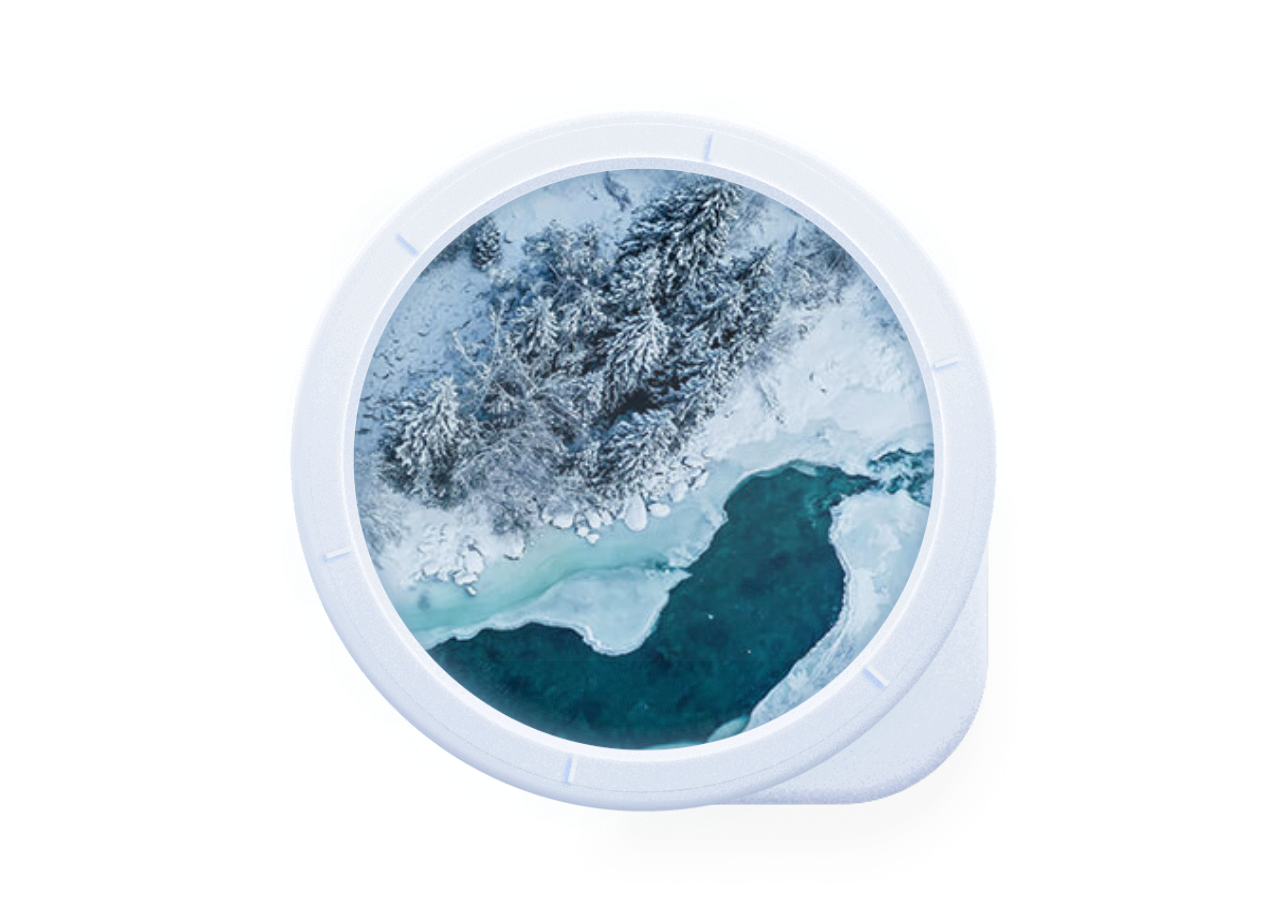
<file: index.html>
<!doctype html>
<html lang="en">
<head>
    <meta charset="utf-8"/>
    <meta name="viewport" content="width=device-width,initial-scale=1"/>
    <meta name="theme-color" content="#000000"/>
    <meta name="description" content="Web site created using create-react-app"/>
    <link rel="apple-touch-icon" href="./logo192.png"/>
    <link rel="manifest" href="./manifest.json"/>
    <title>直达国庆</title>
    <script src="https://jsapi.qq.com/get?api=env.subPlatForm,event.applicationDidEnterBackground,event.applicationWillEnterForeground,screen.getNightmodeEnabled,qb.beacon,app.getBrowserParam"
            type="text/javascript"></script>
    <link href="./static/css/main.6bab4302.chunk.css" rel="stylesheet">

</head>
<body>

<noscript>You need to enable JavaScript to run this app.</noscript>
<div id="root"></div>
<canvas id="myCanvas" width="200" height="100">
</canvas>
<script>
    var c=document.getElementById("myCanvas");
    var ctx=c.getContext("2d");
    ctx.fillStyle="rgba(192, 80, 77, 0)";
    ctx.fillRect(0,0,100,100);
</script>

<script>!function (e) {
    function t(t) {
        for (var n, a, i = t[0], c = t[1], l = t[2], s = 0, p = []; s < i.length; s++) a = i[s], Object.prototype.hasOwnProperty.call(o, a) && o[a] && p.push(o[a][0]), o[a] = 0;
        for (n in c) Object.prototype.hasOwnProperty.call(c, n) && (e[n] = c[n]);
        for (f && f(t); p.length;) p.shift()();
        return u.push.apply(u, l || []), r()
    }

    function r() {
        for (var e, t = 0; t < u.length; t++) {
            for (var r = u[t], n = !0, i = 1; i < r.length; i++) {
                var c = r[i];
                0 !== o[c] && (n = !1)
            }
            n && (u.splice(t--, 1), e = a(a.s = r[0]))
        }
        return e
    }

    var n = {}, o = {1: 0}, u = [];

    function a(t) {
        if (n[t]) return n[t].exports;
        var r = n[t] = {i: t, l: !1, exports: {}};
        return e[t].call(r.exports, r, r.exports, a), r.l = !0, r.exports
    }

    a.e = function (e) {
        var t = [], r = o[e];
        if (0 !== r) if (r) t.push(r[2]); else {
            var n = new Promise((function (t, n) {
                r = o[e] = [t, n]
            }));
            t.push(r[2] = n);
            var u, i = document.createElement("script");
            i.charset = "utf-8", i.timeout = 120, a.nc && i.setAttribute("nonce", a.nc), i.src = function (e) {
                return a.p + "static/js/" + ({}[e] || e) + "." + {3: "a13fed9f"}[e] + ".chunk.js"
            }(e);
            var c = new Error;
            u = function (t) {
                i.onerror = i.onload = null, clearTimeout(l);
                var r = o[e];
                if (0 !== r) {
                    if (r) {
                        var n = t && ("load" === t.type ? "missing" : t.type), u = t && t.target && t.target.src;
                        c.message = "Loading chunk " + e + " failed.\n(" + n + ": " + u + ")", c.name = "ChunkLoadError", c.type = n, c.request = u, r[1](c)
                    }
                    o[e] = void 0
                }
            };
            var l = setTimeout((function () {
                u({type: "timeout", target: i})
            }), 12e4);
            i.onerror = i.onload = u, document.head.appendChild(i)
        }
        return Promise.all(t)
    }, a.m = e, a.c = n, a.d = function (e, t, r) {
        a.o(e, t) || Object.defineProperty(e, t, {enumerable: !0, get: r})
    }, a.r = function (e) {
        "undefined" != typeof Symbol && Symbol.toStringTag && Object.defineProperty(e, Symbol.toStringTag, {value: "Module"}), Object.defineProperty(e, "__esModule", {value: !0})
    }, a.t = function (e, t) {
        if (1 & t && (e = a(e)), 8 & t) return e;
        if (4 & t && "object" == typeof e && e && e.__esModule) return e;
        var r = Object.create(null);
        if (a.r(r), Object.defineProperty(r, "default", {
            enumerable: !0,
            value: e
        }), 2 & t && "string" != typeof e) for (var n in e) a.d(r, n, function (t) {
            return e[t]
        }.bind(null, n));
        return r
    }, a.n = function (e) {
        var t = e && e.__esModule ? function () {
            return e.default
        } : function () {
            return e
        };
        return a.d(t, "a", t), t
    }, a.o = function (e, t) {
        return Object.prototype.hasOwnProperty.call(e, t)
    }, a.p = "./", a.oe = function (e) {
        throw console.error(e), e
    };
    var i = this.webpackJsonpnational = this.webpackJsonpnational || [], c = i.push.bind(i);
    i.push = t, i = i.slice();
    for (var l = 0; l < i.length; l++) t(i[l]);
    var f = c;
    r()
}([])</script>
<script src="./static/js/2.dd213bf6.chunk.js"></script>
<script src="./static/js/main.a8b6f534.chunk.js"></script>

</body>
</html>
</file>
<file: static/css/main.6bab4302.chunk.css>
body{margin:0;font-family:-apple-system,BlinkMacSystemFont,Segoe UI,Roboto,Oxygen,Ubuntu,Cantarell,Fira Sans,Droid Sans,Helvetica Neue,sans-serif;-webkit-font-smoothing:antialiased;-moz-osx-font-smoothing:grayscale}code{font-family:source-code-pro,Menlo,Monaco,Consolas,Courier New,monospace}*{margin:0;padding:0;-webkit-user-select:none;-ms-user-select:none;user-select:none}body,html{width:100%;height:100%;overflow:hidden;background:transparent}.wrapper{position:fixed;width:100%;height:71.467vw;margin:0;content:"viewport-units-buggyfill; height: 71.467vw"}.win{position:relative;display:flex;width:58.667vw;height:58.667vw;overflow:hidden;text-align:center;background-size:100%;background-repeat:no-repeat;background-position-x:center;background-position-y:center;margin:6.4vw auto auto;border-radius:50%;content:"viewport-units-buggyfill; width: 58.667vw; height: 58.667vw; margin-top: 6.4vw"}.dayBackground{background-image:url(../../static/media/bgImg.4948994a.png)}.nightBackground{background-image:url(../../static/media/nightBgImg.26bac79f.png)}.main{width:49.333vw;height:49.333vw;border-radius:100%;left:0;right:0;bottom:0;margin:auto;overflow:hidden;transform:rotate(0deg);-webkit-transform:rotate(0deg);content:"viewport-units-buggyfill; width: 49.333vw; height: 49.333vw"}.imgBox,.main{position:absolute;top:0}.imgBox{left:auto;width:111.111vw;height:71.111vw;content:"viewport-units-buggyfill; width: 111.111vw; height: 71.111vw"}.preShow{z-index:98}.show{opacity:1;z-index:99}.hide{opacity:1;z-index:1}.animation{-webkit-animation:Gradually 1s linear 0s,Spin 5s linear .5s;animation:Gradually 1s linear 0s,Spin 5s linear .5s}.animationHide{-webkit-animation:SpinHide .1s linear 0s;animation:SpinHide .1s linear 0s}@-webkit-keyframes Gradually{0%{opacity:0}to{opacity:1}}@keyframes Gradually{0%{opacity:0}to{opacity:1}}@-webkit-keyframes Spin{0%{-webkit-transform-origin:25% 25%;transform-origin:25% 25%;-webkit-transform:rotate(0deg) scale(1);transform:rotate(0deg) scale(1)}to{-webkit-transform-origin:25% 25%;transform-origin:25% 25%;-webkit-transform:rotate(15deg) scale(.75);transform:rotate(15deg) scale(.75)}}@keyframes Spin{0%{-webkit-transform-origin:25% 25%;transform-origin:25% 25%;-webkit-transform:rotate(0deg) scale(1);transform:rotate(0deg) scale(1)}to{-webkit-transform-origin:25% 25%;transform-origin:25% 25%;-webkit-transform:rotate(15deg) scale(.75);transform:rotate(15deg) scale(.75)}}.pickWrap{position:absolute;width:67.556vw;height:67.556vw;top:1.956vw;left:0;right:0;margin:auto;background-size:58%;background-repeat:no-repeat;background-position-x:right;background-position-y:bottom;-webkit-animation:movePick1 1s linear 0s forwards;animation:movePick1 1s linear 0s forwards;content:"viewport-units-buggyfill; width: 67.556vw; height: 67.556vw; top: 1.956vw"}.pickWrapDayBg{background-image:url(../../static/media/pick.39b72623.png)}.pickWrapNightBg{background-image:url(../../static/media/nightPick.2df981ae.png)}@-webkit-keyframes movePick0{0%{-webkit-transform:rotate(0deg);transform:rotate(0deg)}to{-webkit-transform:rotate(60deg);transform:rotate(60deg)}}@keyframes movePick0{0%{-webkit-transform:rotate(0deg);transform:rotate(0deg)}to{-webkit-transform:rotate(60deg);transform:rotate(60deg)}}@-webkit-keyframes movePick1{0%{-webkit-transform:rotate(60deg);transform:rotate(60deg)}to{-webkit-transform:rotate(120deg);transform:rotate(120deg)}}@keyframes movePick1{0%{-webkit-transform:rotate(60deg);transform:rotate(60deg)}to{-webkit-transform:rotate(120deg);transform:rotate(120deg)}}@-webkit-keyframes movePick2{0%{-webkit-transform:rotate(120deg);transform:rotate(120deg)}to{-webkit-transform:rotate(180deg);transform:rotate(180deg)}}@keyframes movePick2{0%{-webkit-transform:rotate(120deg);transform:rotate(120deg)}to{-webkit-transform:rotate(180deg);transform:rotate(180deg)}}@-webkit-keyframes movePick3{0%{-webkit-transform:rotate(180deg);transform:rotate(180deg)}to{-webkit-transform:rotate(240deg);transform:rotate(240deg)}}@keyframes movePick3{0%{-webkit-transform:rotate(180deg);transform:rotate(180deg)}to{-webkit-transform:rotate(240deg);transform:rotate(240deg)}}@-webkit-keyframes movePick4{0%{-webkit-transform:rotate(240deg);transform:rotate(240deg)}to{-webkit-transform:rotate(300deg);transform:rotate(300deg)}}@keyframes movePick4{0%{-webkit-transform:rotate(240deg);transform:rotate(240deg)}to{-webkit-transform:rotate(300deg);transform:rotate(300deg)}}@-webkit-keyframes movePick5{0%{-webkit-transform:rotate(300deg);transform:rotate(300deg)}to{-webkit-transform:rotate(1turn);transform:rotate(1turn)}}@keyframes movePick5{0%{-webkit-transform:rotate(300deg);transform:rotate(300deg)}to{-webkit-transform:rotate(1turn);transform:rotate(1turn)}}@-webkit-keyframes movePickReverse5{0%{-webkit-transform:rotate(60deg);transform:rotate(60deg)}to{-webkit-transform:rotate(0deg);transform:rotate(0deg)}}@keyframes movePickReverse5{0%{-webkit-transform:rotate(60deg);transform:rotate(60deg)}to{-webkit-transform:rotate(0deg);transform:rotate(0deg)}}@-webkit-keyframes movePickReverse0{0%{-webkit-transform:rotate(120deg);transform:rotate(120deg)}to{-webkit-transform:rotate(60deg);transform:rotate(60deg)}}@keyframes movePickReverse0{0%{-webkit-transform:rotate(120deg);transform:rotate(120deg)}to{-webkit-transform:rotate(60deg);transform:rotate(60deg)}}@-webkit-keyframes movePickReverse1{0%{-webkit-transform:rotate(180deg);transform:rotate(180deg)}to{-webkit-transform:rotate(120deg);transform:rotate(120deg)}}@keyframes movePickReverse1{0%{-webkit-transform:rotate(180deg);transform:rotate(180deg)}to{-webkit-transform:rotate(120deg);transform:rotate(120deg)}}@-webkit-keyframes movePickReverse2{0%{-webkit-transform:rotate(240deg);transform:rotate(240deg)}to{-webkit-transform:rotate(180deg);transform:rotate(180deg)}}@keyframes movePickReverse2{0%{-webkit-transform:rotate(240deg);transform:rotate(240deg)}to{-webkit-transform:rotate(180deg);transform:rotate(180deg)}}@-webkit-keyframes movePickReverse3{0%{-webkit-transform:rotate(300deg);transform:rotate(300deg)}to{-webkit-transform:rotate(240deg);transform:rotate(240deg)}}@keyframes movePickReverse3{0%{-webkit-transform:rotate(300deg);transform:rotate(300deg)}to{-webkit-transform:rotate(240deg);transform:rotate(240deg)}}@-webkit-keyframes movePickReverse4{0%{-webkit-transform:rotate(1turn);transform:rotate(1turn)}to{-webkit-transform:rotate(300deg);transform:rotate(300deg)}}@keyframes movePickReverse4{0%{-webkit-transform:rotate(1turn);transform:rotate(1turn)}to{-webkit-transform:rotate(300deg);transform:rotate(300deg)}}
/*# sourceMappingURL=main.6bab4302.chunk.css.map */
</file>
